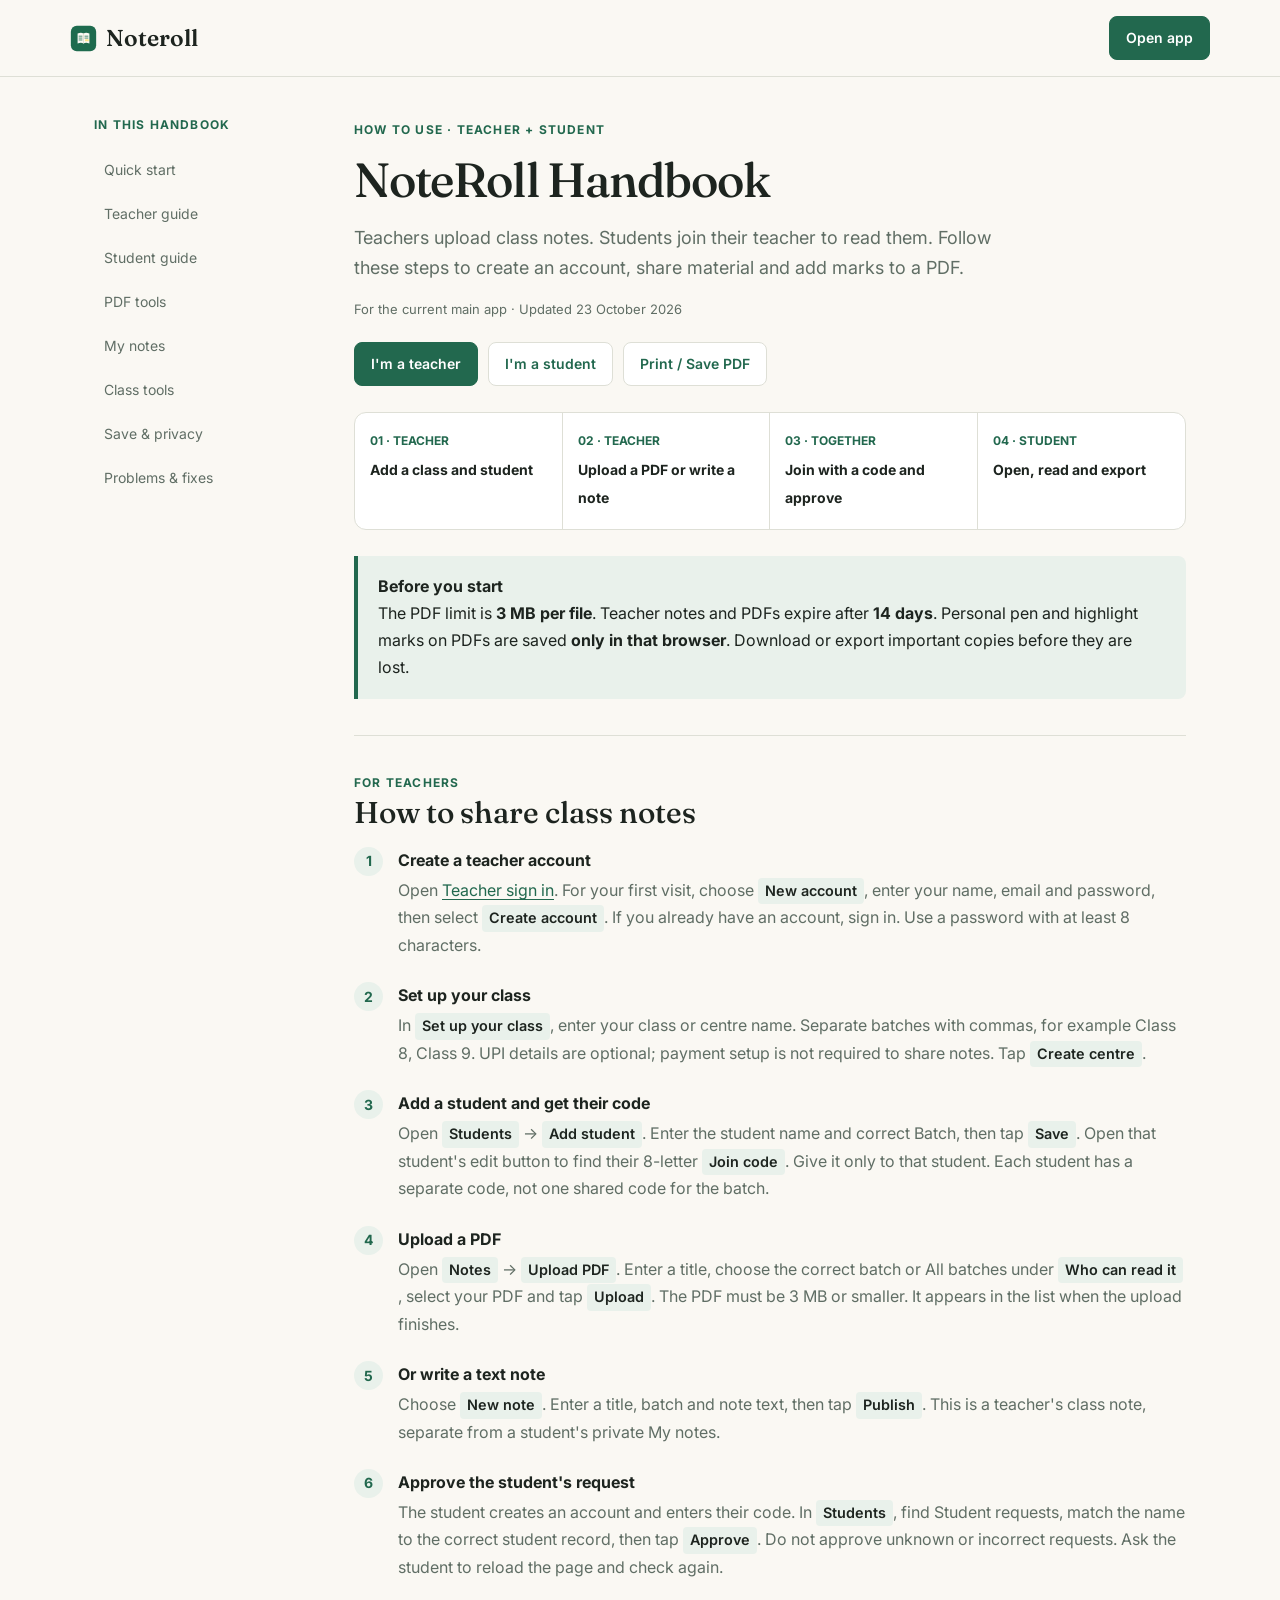
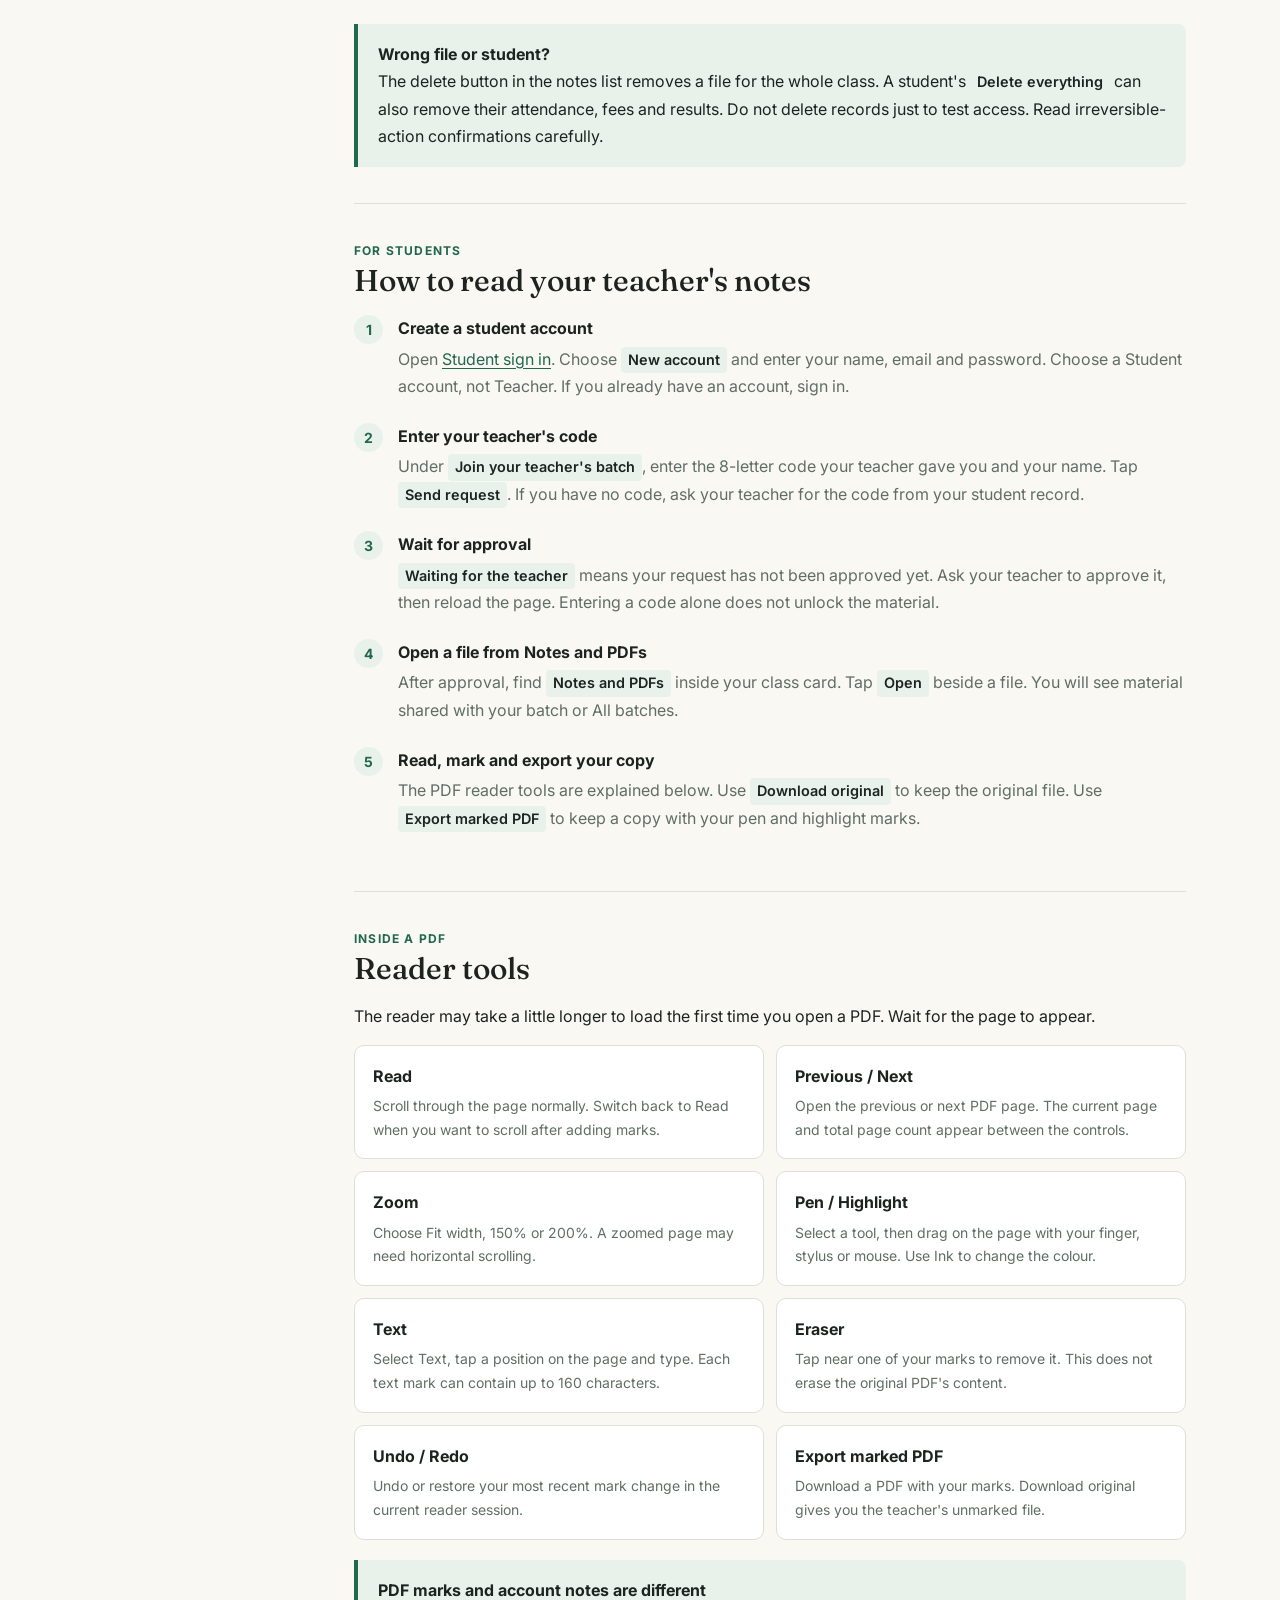
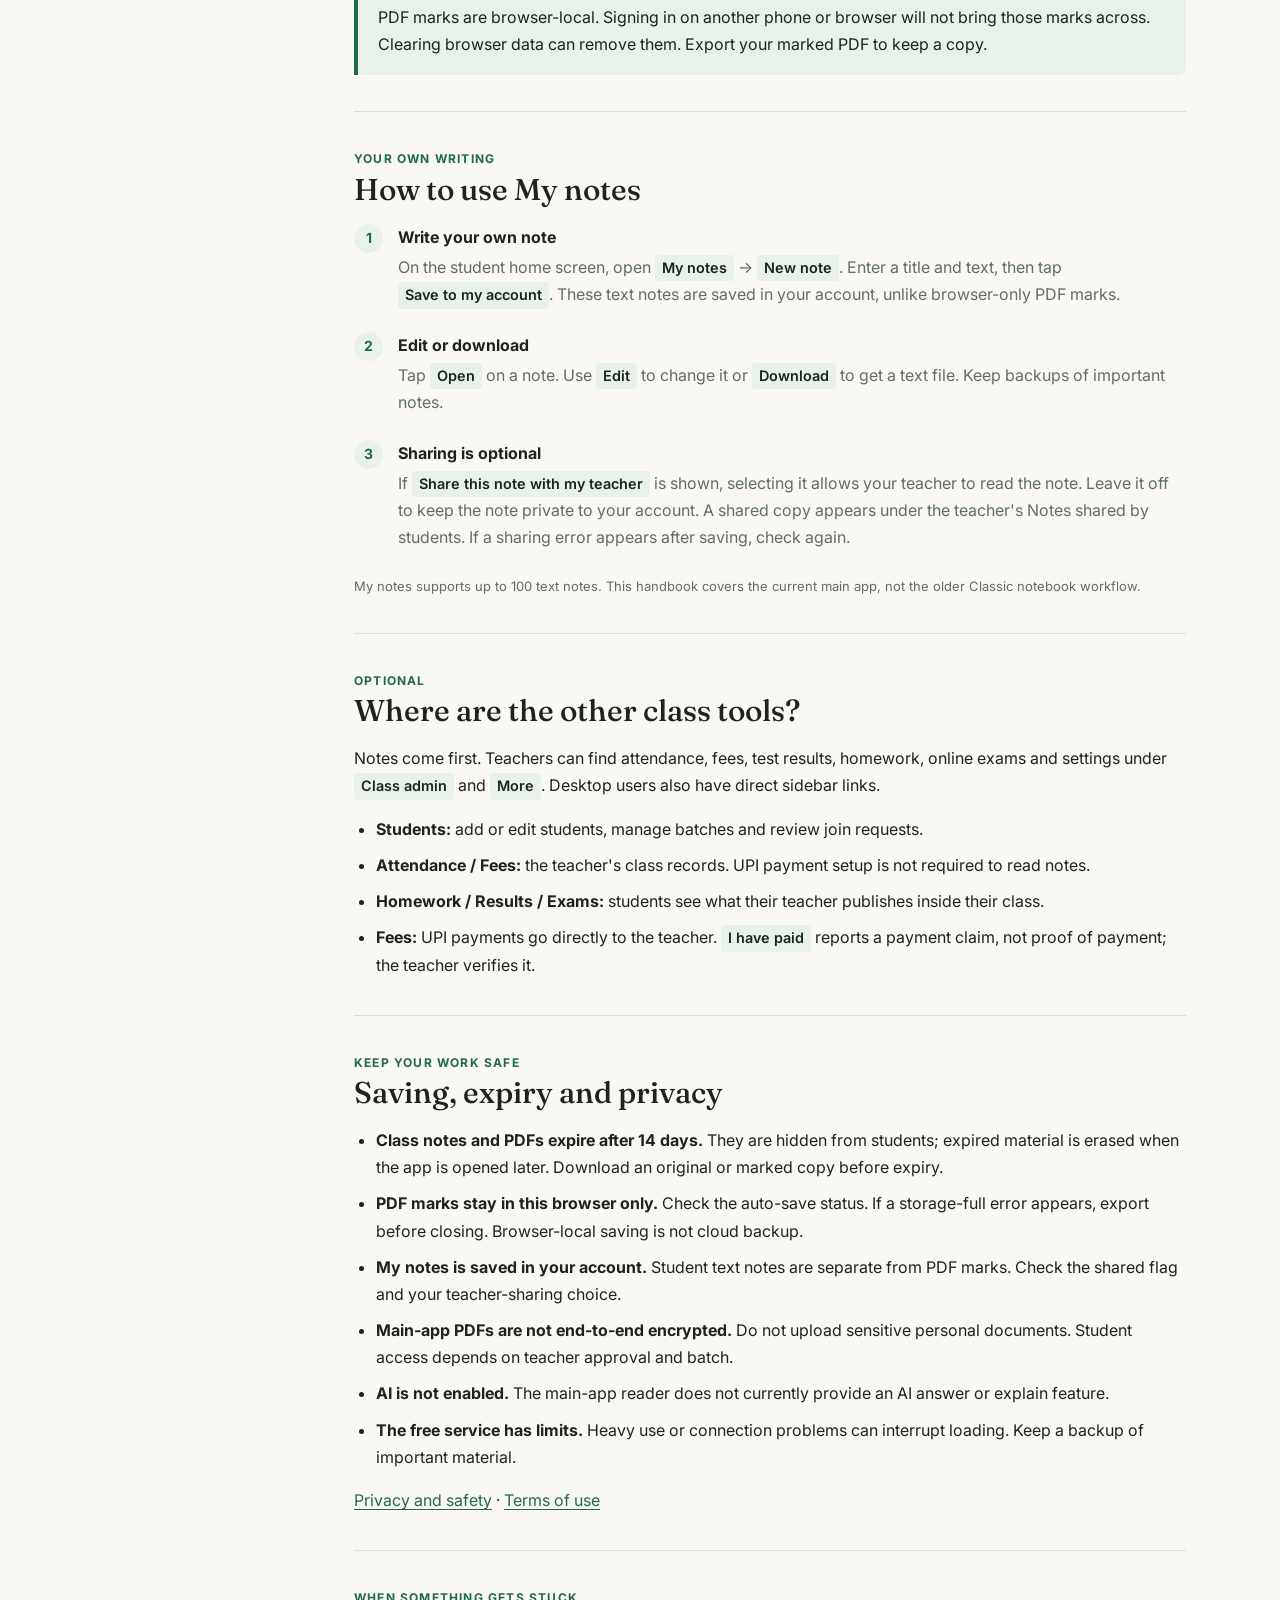
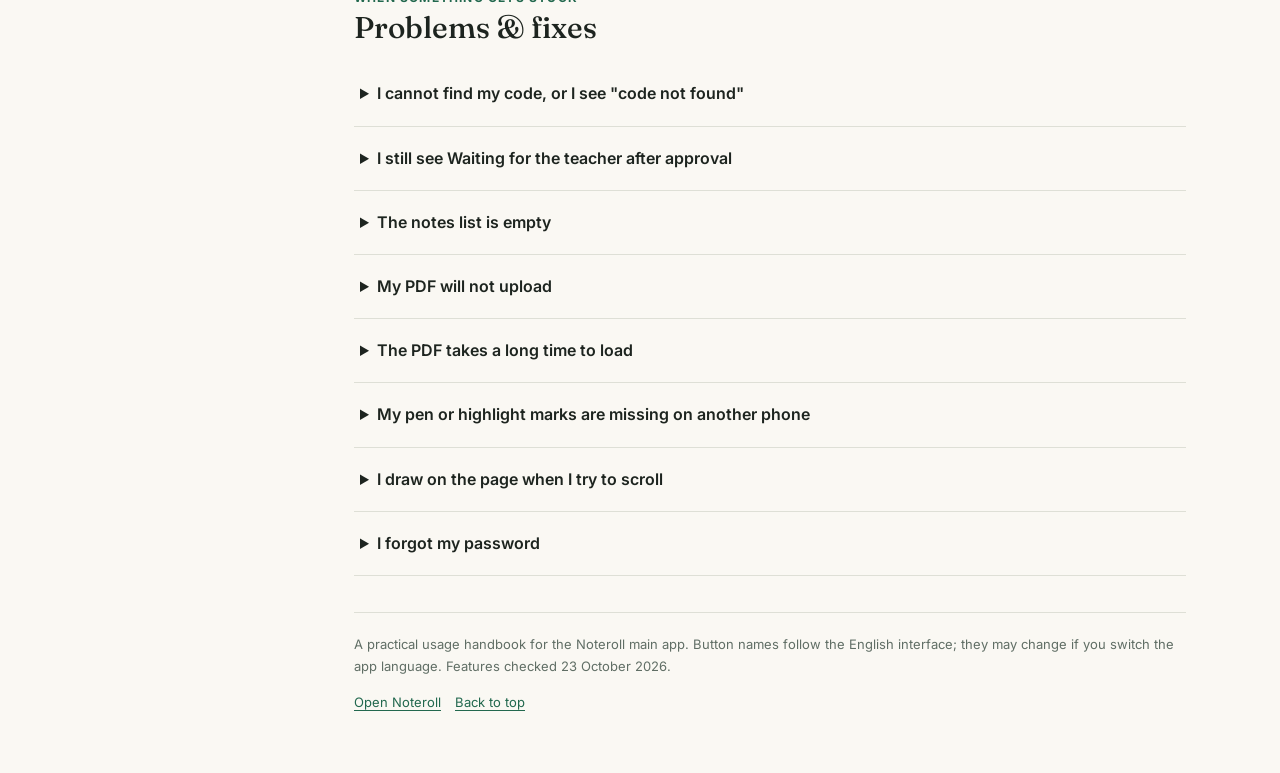
<file: handbook/index.html>
<!doctype html><html lang="en"><head><meta charset="utf-8"><meta name="viewport" content="width=device-width, initial-scale=1"><title>NoteRoll Handbook - How to use</title><meta name="description" content="A step-by-step Noteroll guide for teachers and students: uploads, joining a class, PDF tools, personal notes and help."><meta property="og:title" content="NoteRoll Handbook"><meta property="og:description" content="Teachers share. Students learn. A step-by-step guide to uploading, joining, approving and reading."><meta property="og:type" content="article"><meta name="theme-color" content="#22684e"><link rel="icon" href="../logo.svg"><link href="https://fonts.googleapis.com/css2?family=Fraunces:wght@500;600&family=Inter:wght@400;500;600;700&display=swap" rel="stylesheet"><style>
:root{--paper:#faf8f3;--ink:#1d241f;--muted:#606e65;--green:#22684e;--soft:#e9f1eb;--line:#dedfd6}*{box-sizing:border-box}html{scroll-behavior:smooth;scroll-padding-top:95px}body{margin:0;color:var(--ink);background:var(--paper);font:16px/1.7 Inter,system-ui,sans-serif}a{color:var(--green);text-underline-offset:3px}header{border-bottom:1px solid var(--line);background:var(--paper);padding:16px 24px}.bar{max-width:1140px;margin:auto;display:flex;align-items:center;justify-content:space-between;gap:14px}.brand{font:600 23px Fraunces,Georgia,serif;text-decoration:none;color:var(--ink);display:flex;align-items:center;gap:9px}.brand img{width:27px;height:27px}.button{display:inline-flex;align-items:center;justify-content:center;min-height:44px;padding:9px 16px;border:1px solid var(--line);border-radius:8px;text-decoration:none;background:white;font:600 14px/1.4 Inter,system-ui,sans-serif;cursor:pointer;color:var(--green)}.primary{background:var(--green);border-color:var(--green);color:white}.layout{max-width:1140px;padding:38px 24px 60px;margin:auto;display:grid;grid-template-columns:216px minmax(0,1fr);gap:44px}aside{position:sticky;top:24px;align-self:start}aside p,.eyebrow{font-size:12px;letter-spacing:.1em;font-weight:700;color:var(--green);text-transform:uppercase}aside a{display:block;padding:9px 10px;border-radius:6px;text-decoration:none;min-height:44px;color:var(--muted);font-size:14px}aside a:hover{background:var(--soft);color:var(--green)}h1,h2,h3{font-family:Fraunces,Georgia,serif;line-height:1.2;font-weight:500}h1{font-size:48px;margin:9px 0 14px;letter-spacing:-.025em}h2{font-size:30px;margin:0 0 16px}h3{font-size:22px;margin:0 0 9px}p{margin:0 0 14px}.intro{font-size:18px;color:var(--muted);max-width:650px}.meta{font-size:13px;color:var(--muted)}.actions{display:flex;flex-wrap:wrap;gap:10px;margin:22px 0}.flow{display:grid;grid-template-columns:repeat(4,minmax(0,1fr));border:1px solid var(--line);border-radius:12px;background:white;margin:26px 0;overflow:hidden}.flow div{padding:18px 15px;border-right:1px solid var(--line)}.flow div:last-child{border:0}.flow small{color:var(--green);font-weight:700;display:block;font-size:12px;margin-bottom:5px}.flow b{font-size:14px}.notice{border-left:4px solid var(--green);padding:17px 20px;background:var(--soft);border-radius:0 8px 8px 0;margin:20px 0}.notice p:last-child{margin:0}.section{border-top:1px solid var(--line);margin-top:36px;padding-top:32px}.steps{list-style:none;padding:0;margin:0;counter-reset:steps}.steps>li{counter-increment:steps;position:relative;padding:0 0 23px 44px}.steps>li:before{content:counter(steps);position:absolute;left:0;top:0;width:29px;height:29px;background:var(--soft);border-radius:50%;color:var(--green);font-size:14px;font-weight:700;display:grid;place-items:center}.steps strong{display:block;margin-bottom:3px}.steps p{margin:0;color:var(--muted)}.tag{display:inline-block;background:var(--soft);padding:1px 7px;border-radius:4px;font-size:.9em;color:var(--ink);font-weight:600}.toolgrid{display:grid;grid-template-columns:1fr 1fr;gap:12px}.tool{padding:17px 18px;background:white;border:1px solid var(--line);border-radius:10px}.tool strong{display:block;margin-bottom:4px}.tool p{color:var(--muted);font-size:14px;margin:0}.plain{padding-left:22px}.plain li{margin:9px 0}details{border-bottom:1px solid var(--line);padding:6px 0}summary{font-weight:600;cursor:pointer;min-height:48px;display:list-item;padding:12px 6px}details p{padding:0 6px 12px;color:var(--muted)}footer{border-top:1px solid var(--line);margin-top:36px;padding-top:20px;font-size:13px;color:var(--muted)}footer a{margin-right:14px}a:focus-visible,button:focus-visible,summary:focus-visible{outline:3px solid var(--green);outline-offset:3px}@media(max-width:760px){header{padding:14px 18px}.layout{display:block;padding:26px 18px 40px}aside{position:static;margin-bottom:30px;padding-bottom:18px;border-bottom:1px solid var(--line)}aside p{margin:0 0 8px}aside nav{display:flex;flex-wrap:wrap;gap:5px}aside a{border:1px solid var(--line);background:white;padding:9px 12px}h1{font-size:38px}h2{font-size:27px}.flow{grid-template-columns:1fr 1fr}.flow div{border-bottom:1px solid var(--line)}.flow div:nth-child(2){border-right:0}.flow div:nth-child(n+3){border-bottom:0}.toolgrid{grid-template-columns:1fr}.intro{font-size:17px}.steps>li{padding-left:40px}.notice{padding:15px}h1,h2,h3,p,li{overflow-wrap:anywhere}}@media print{aside,.actions,.bar>.button{display:none}.layout{display:block;padding:0}body{background:white;font-size:11pt}h1{font-size:30pt}.section{break-inside:avoid}details>p{display:block}header{padding:0 0 15px}footer{font-size:10pt}}

.book-intro{position:fixed;inset:0;z-index:1000;display:grid;place-items:center;background:#faf8f3;pointer-events:none;animation:intro-away .4s 1.6s forwards;perspective:1400px}.book{position:relative;width:min(64vw,300px);height:min(85vw,390px);transform:translateX(0) rotate(-3deg);transform-style:preserve-3d;animation:book-settle 1.5s ease-in-out forwards}.book-pages{position:absolute;inset:4px 0;background:repeating-linear-gradient(to right,#f6f0df 0,#fffdf7 3px,#e4ddcd 4px);border-radius:3px 14px 14px 3px;box-shadow:12px 18px 35px #1d241f26;display:grid;place-items:center;color:#606e65;font:20px Fraunces,Georgia,serif}.book-cover{position:absolute;inset:0;transform-origin:left center;transform-style:preserve-3d;backface-visibility:hidden;border-radius:3px 12px 12px 3px;background:#22684e;color:#fffdf7;box-shadow:inset 10px 0 12px #123e32;display:flex;flex-direction:column;align-items:center;justify-content:center;gap:14px;padding:24px;border:1px solid #174e3c;animation:cover-open 1.3s .15s ease-in-out forwards}.book-cover:after{content:'';position:absolute;inset:18px;border:1px solid #d3dfca80;border-radius:2px 8px 8px 2px}.book-cover img{width:48px;height:48px}.book-cover b{font:500 34px Fraunces,Georgia,serif}.book-cover span{font:14px Inter,system-ui,sans-serif;letter-spacing:.12em;text-transform:uppercase}@keyframes cover-open{0%,18%{transform:rotateY(0)}100%{transform:rotateY(-158deg)}}@keyframes book-settle{0%,18%{transform:translateX(0) rotate(-3deg)}100%{transform:translateX(23%) rotate(0)}}@keyframes intro-away{to{opacity:0;visibility:hidden}}@media(prefers-reduced-motion:reduce){html{scroll-behavior:auto}.book-intro{display:none}.book,.book-cover{animation:none}}
</style></head><body><div class="book-intro" aria-hidden="true"><div class="book"><div class="book-pages">Your guide starts here</div><div class="book-cover"><img src="../logo.svg" alt=""><b>NoteRoll</b><span>Handbook</span></div></div></div><header><div class="bar"><a class="brand" href="https://dev-stack12692.github.io/noteroll/"><img src="../logo.svg" alt="">Noteroll</a><a class="button primary" href="https://dev-stack12692.github.io/noteroll/">Open app</a></div></header><div class="layout"><aside aria-label="Handbook navigation"><p>In this handbook</p><nav><a href="#start">Quick start</a><a href="#teacher">Teacher guide</a><a href="#student">Student guide</a><a href="#reader">PDF tools</a><a href="#personal">My notes</a><a href="#class-tools">Class tools</a><a href="#limits">Save &amp; privacy</a><a href="#help">Problems &amp; fixes</a></nav></aside><main><section id="start"><span class="eyebrow">How to use · Teacher + student</span><h1>NoteRoll Handbook</h1><p class="intro">Teachers upload class notes. Students join their teacher to read them. Follow these steps to create an account, share material and add marks to a PDF.</p><p class="meta">For the current main app · Updated 23 October 2026</p><div class="actions"><a class="button primary" href="#teacher">I'm a teacher</a><a class="button" href="#student">I'm a student</a><button class="button" onclick="window.print()">Print / Save PDF</button></div><div class="flow" aria-label="Class notes workflow"><div><small>01 · TEACHER</small><b>Add a class and student</b></div><div><small>02 · TEACHER</small><b>Upload a PDF or write a note</b></div><div><small>03 · TOGETHER</small><b>Join with a code and approve</b></div><div><small>04 · STUDENT</small><b>Open, read and export</b></div></div><div class="notice"><strong>Before you start</strong><p>The PDF limit is <b>3 MB per file</b>. Teacher notes and PDFs expire after <b>14 days</b>. Personal pen and highlight marks on PDFs are saved <b>only in that browser</b>. Download or export important copies before they are lost.</p></div></section>
<section class="section" id="teacher"><span class="eyebrow">For teachers</span><h2>How to share class notes</h2><ol class="steps"><li><strong>Create a teacher account</strong><p>Open <a href="https://dev-stack12692.github.io/noteroll/#/auth/teacher">Teacher sign in</a>. For your first visit, choose <span class="tag">New account</span>, enter your name, email and password, then select <span class="tag">Create account</span>. If you already have an account, sign in. Use a password with at least 8 characters.</p></li><li><strong>Set up your class</strong><p>In <span class="tag">Set up your class</span>, enter your class or centre name. Separate batches with commas, for example Class 8, Class 9. UPI details are optional; payment setup is not required to share notes. Tap <span class="tag">Create centre</span>.</p></li><li><strong>Add a student and get their code</strong><p>Open <span class="tag">Students</span> → <span class="tag">Add student</span>. Enter the student name and correct Batch, then tap <span class="tag">Save</span>. Open that student's edit button to find their 8-letter <span class="tag">Join code</span>. Give it only to that student. Each student has a separate code, not one shared code for the batch.</p></li><li><strong>Upload a PDF</strong><p>Open <span class="tag">Notes</span> → <span class="tag">Upload PDF</span>. Enter a title, choose the correct batch or All batches under <span class="tag">Who can read it</span>, select your PDF and tap <span class="tag">Upload</span>. The PDF must be 3 MB or smaller. It appears in the list when the upload finishes.</p></li><li><strong>Or write a text note</strong><p>Choose <span class="tag">New note</span>. Enter a title, batch and note text, then tap <span class="tag">Publish</span>. This is a teacher's class note, separate from a student's private My notes.</p></li><li><strong>Approve the student's request</strong><p>The student creates an account and enters their code. In <span class="tag">Students</span>, find Student requests, match the name to the correct student record, then tap <span class="tag">Approve</span>. Do not approve unknown or incorrect requests. Ask the student to reload the page and check again.</p></li></ol><div class="notice"><strong>Wrong file or student?</strong><p>The delete button in the notes list removes a file for the whole class. A student's <span class="tag">Delete everything</span> can also remove their attendance, fees and results. Do not delete records just to test access. Read irreversible-action confirmations carefully.</p></div></section>
<section class="section" id="student"><span class="eyebrow">For students</span><h2>How to read your teacher's notes</h2><ol class="steps"><li><strong>Create a student account</strong><p>Open <a href="https://dev-stack12692.github.io/noteroll/#/auth/parent">Student sign in</a>. Choose <span class="tag">New account</span> and enter your name, email and password. Choose a Student account, not Teacher. If you already have an account, sign in.</p></li><li><strong>Enter your teacher's code</strong><p>Under <span class="tag">Join your teacher's batch</span>, enter the 8-letter code your teacher gave you and your name. Tap <span class="tag">Send request</span>. If you have no code, ask your teacher for the code from your student record.</p></li><li><strong>Wait for approval</strong><p><span class="tag">Waiting for the teacher</span> means your request has not been approved yet. Ask your teacher to approve it, then reload the page. Entering a code alone does not unlock the material.</p></li><li><strong>Open a file from Notes and PDFs</strong><p>After approval, find <span class="tag">Notes and PDFs</span> inside your class card. Tap <span class="tag">Open</span> beside a file. You will see material shared with your batch or All batches.</p></li><li><strong>Read, mark and export your copy</strong><p>The PDF reader tools are explained below. Use <span class="tag">Download original</span> to keep the original file. Use <span class="tag">Export marked PDF</span> to keep a copy with your pen and highlight marks.</p></li></ol></section>
<section class="section" id="reader"><span class="eyebrow">Inside a PDF</span><h2>Reader tools</h2><p>The reader may take a little longer to load the first time you open a PDF. Wait for the page to appear.</p><div class="toolgrid"><div class="tool"><strong>Read</strong><p>Scroll through the page normally. Switch back to Read when you want to scroll after adding marks.</p></div><div class="tool"><strong>Previous / Next</strong><p>Open the previous or next PDF page. The current page and total page count appear between the controls.</p></div><div class="tool"><strong>Zoom</strong><p>Choose Fit width, 150% or 200%. A zoomed page may need horizontal scrolling.</p></div><div class="tool"><strong>Pen / Highlight</strong><p>Select a tool, then drag on the page with your finger, stylus or mouse. Use Ink to change the colour.</p></div><div class="tool"><strong>Text</strong><p>Select Text, tap a position on the page and type. Each text mark can contain up to 160 characters.</p></div><div class="tool"><strong>Eraser</strong><p>Tap near one of your marks to remove it. This does not erase the original PDF's content.</p></div><div class="tool"><strong>Undo / Redo</strong><p>Undo or restore your most recent mark change in the current reader session.</p></div><div class="tool"><strong>Export marked PDF</strong><p>Download a PDF with your marks. Download original gives you the teacher's unmarked file.</p></div></div><div class="notice"><strong>PDF marks and account notes are different</strong><p>PDF marks are browser-local. Signing in on another phone or browser will not bring those marks across. Clearing browser data can remove them. Export your marked PDF to keep a copy.</p></div></section>
<section class="section" id="personal"><span class="eyebrow">Your own writing</span><h2>How to use My notes</h2><ol class="steps"><li><strong>Write your own note</strong><p>On the student home screen, open <span class="tag">My notes</span> → <span class="tag">New note</span>. Enter a title and text, then tap <span class="tag">Save to my account</span>. These text notes are saved in your account, unlike browser-only PDF marks.</p></li><li><strong>Edit or download</strong><p>Tap <span class="tag">Open</span> on a note. Use <span class="tag">Edit</span> to change it or <span class="tag">Download</span> to get a text file. Keep backups of important notes.</p></li><li><strong>Sharing is optional</strong><p>If <span class="tag">Share this note with my teacher</span> is shown, selecting it allows your teacher to read the note. Leave it off to keep the note private to your account. A shared copy appears under the teacher's Notes shared by students. If a sharing error appears after saving, check again.</p></li></ol><p class="meta">My notes supports up to 100 text notes. This handbook covers the current main app, not the older Classic notebook workflow.</p></section>
<section class="section" id="class-tools"><span class="eyebrow">Optional</span><h2>Where are the other class tools?</h2><p>Notes come first. Teachers can find attendance, fees, test results, homework, online exams and settings under <span class="tag">Class admin</span> and <span class="tag">More</span>. Desktop users also have direct sidebar links.</p><ul class="plain"><li><b>Students:</b> add or edit students, manage batches and review join requests.</li><li><b>Attendance / Fees:</b> the teacher's class records. UPI payment setup is not required to read notes.</li><li><b>Homework / Results / Exams:</b> students see what their teacher publishes inside their class.</li><li><b>Fees:</b> UPI payments go directly to the teacher. <span class="tag">I have paid</span> reports a payment claim, not proof of payment; the teacher verifies it.</li></ul></section>
<section class="section" id="limits"><span class="eyebrow">Keep your work safe</span><h2>Saving, expiry and privacy</h2><ul class="plain"><li><b>Class notes and PDFs expire after 14 days.</b> They are hidden from students; expired material is erased when the app is opened later. Download an original or marked copy before expiry.</li><li><b>PDF marks stay in this browser only.</b> Check the auto-save status. If a storage-full error appears, export before closing. Browser-local saving is not cloud backup.</li><li><b>My notes is saved in your account.</b> Student text notes are separate from PDF marks. Check the shared flag and your teacher-sharing choice.</li><li><b>Main-app PDFs are not end-to-end encrypted.</b> Do not upload sensitive personal documents. Student access depends on teacher approval and batch.</li><li><b>AI is not enabled.</b> The main-app reader does not currently provide an AI answer or explain feature.</li><li><b>The free service has limits.</b> Heavy use or connection problems can interrupt loading. Keep a backup of important material.</li></ul><p><a href="https://dev-stack12692.github.io/noteroll/#/privacy">Privacy and safety</a> · <a href="https://dev-stack12692.github.io/noteroll/#/terms">Terms of use</a></p></section>
<section class="section" id="help"><span class="eyebrow">When something gets stuck</span><h2>Problems &amp; fixes</h2><details><summary>I cannot find my code, or I see "code not found"</summary><p>Ask your teacher to open your edit button in Students and give you the Join code. Copy all 8 letters carefully. If a new code was generated, the old one will no longer work. Send the request from a Student account.</p></details><details><summary>I still see Waiting for the teacher after approval</summary><p>Ask your teacher to confirm that the correct request was approved. Reload the page, or sign out and sign in with the same student email. Do not keep creating new accounts.</p></details><details><summary>The notes list is empty</summary><p>Did the teacher choose the correct batch or All batches? Is the Batch on your student record correct? Is the material more than 14 days old? Ask your teacher to check these details.</p></details><details><summary>My PDF will not upload</summary><p>Select a PDF file of 3 MB or smaller. Compress or split larger PDFs before uploading. Check your internet connection and wait for confirmation or for the item to appear in the list.</p></details><details><summary>The PDF takes a long time to load</summary><p>The reader needs to load its supporting files the first time. Keep a stable internet connection and wait a little. If an error appears, you can keep the file using Download original, then reload the app and try again later.</p></details><details><summary>My pen or highlight marks are missing on another phone</summary><p>This is expected: PDF marks are browser-local. On the first device, use Export marked PDF, then open that exported file on the other device. Signing in alone does not sync PDF marks.</p></details><details><summary>I draw on the page when I try to scroll</summary><p>Select Read in the toolbar. Pen and Highlight modes use touch gestures for drawing.</p></details><details><summary>I forgot my password</summary><p>Enter your email on the sign-in page and tap Forgot password. Check that account's reset email, including the spam folder. Never share your password or reset link.</p></details></section>
<footer><p>A practical usage handbook for the Noteroll main app. Button names follow the English interface; they may change if you switch the app language. Features checked 23 October 2026.</p><a href="https://dev-stack12692.github.io/noteroll/">Open Noteroll</a><a href="#start">Back to top</a></footer></main></div></body></html>
</file>
